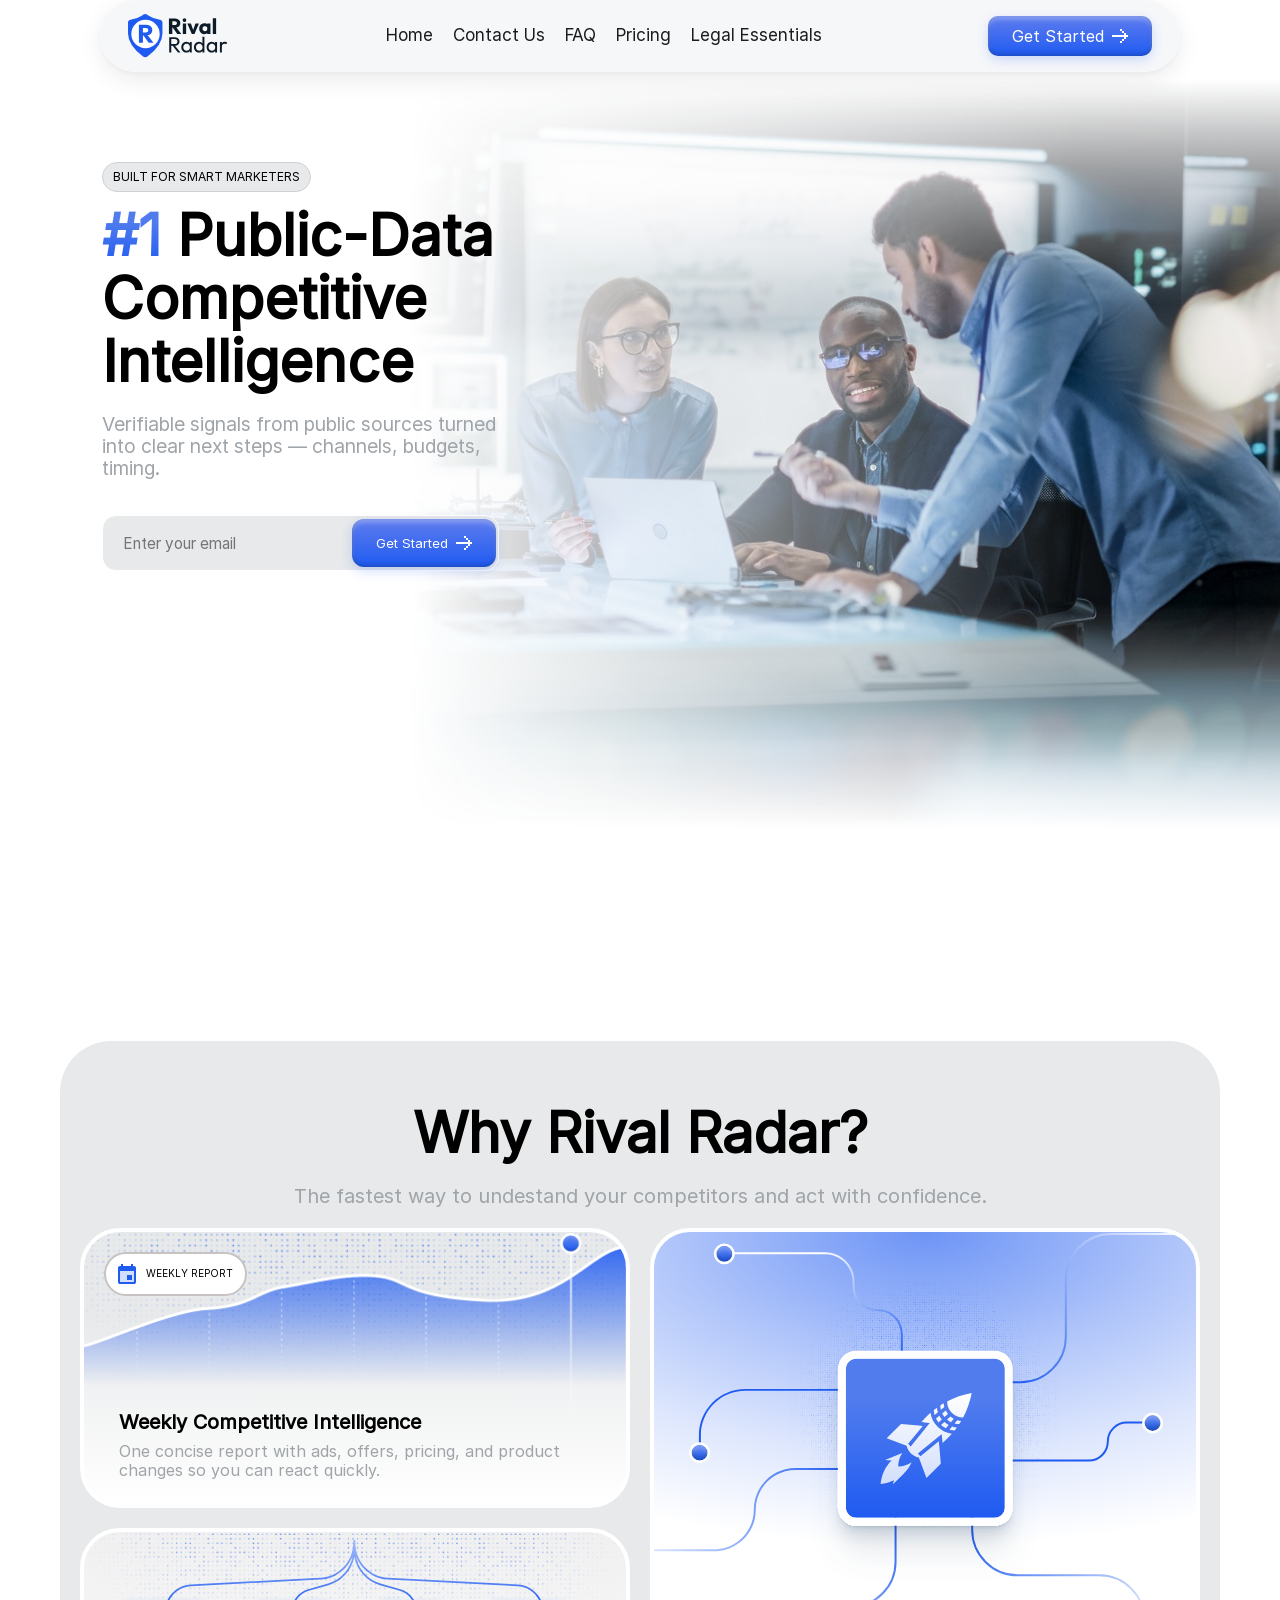
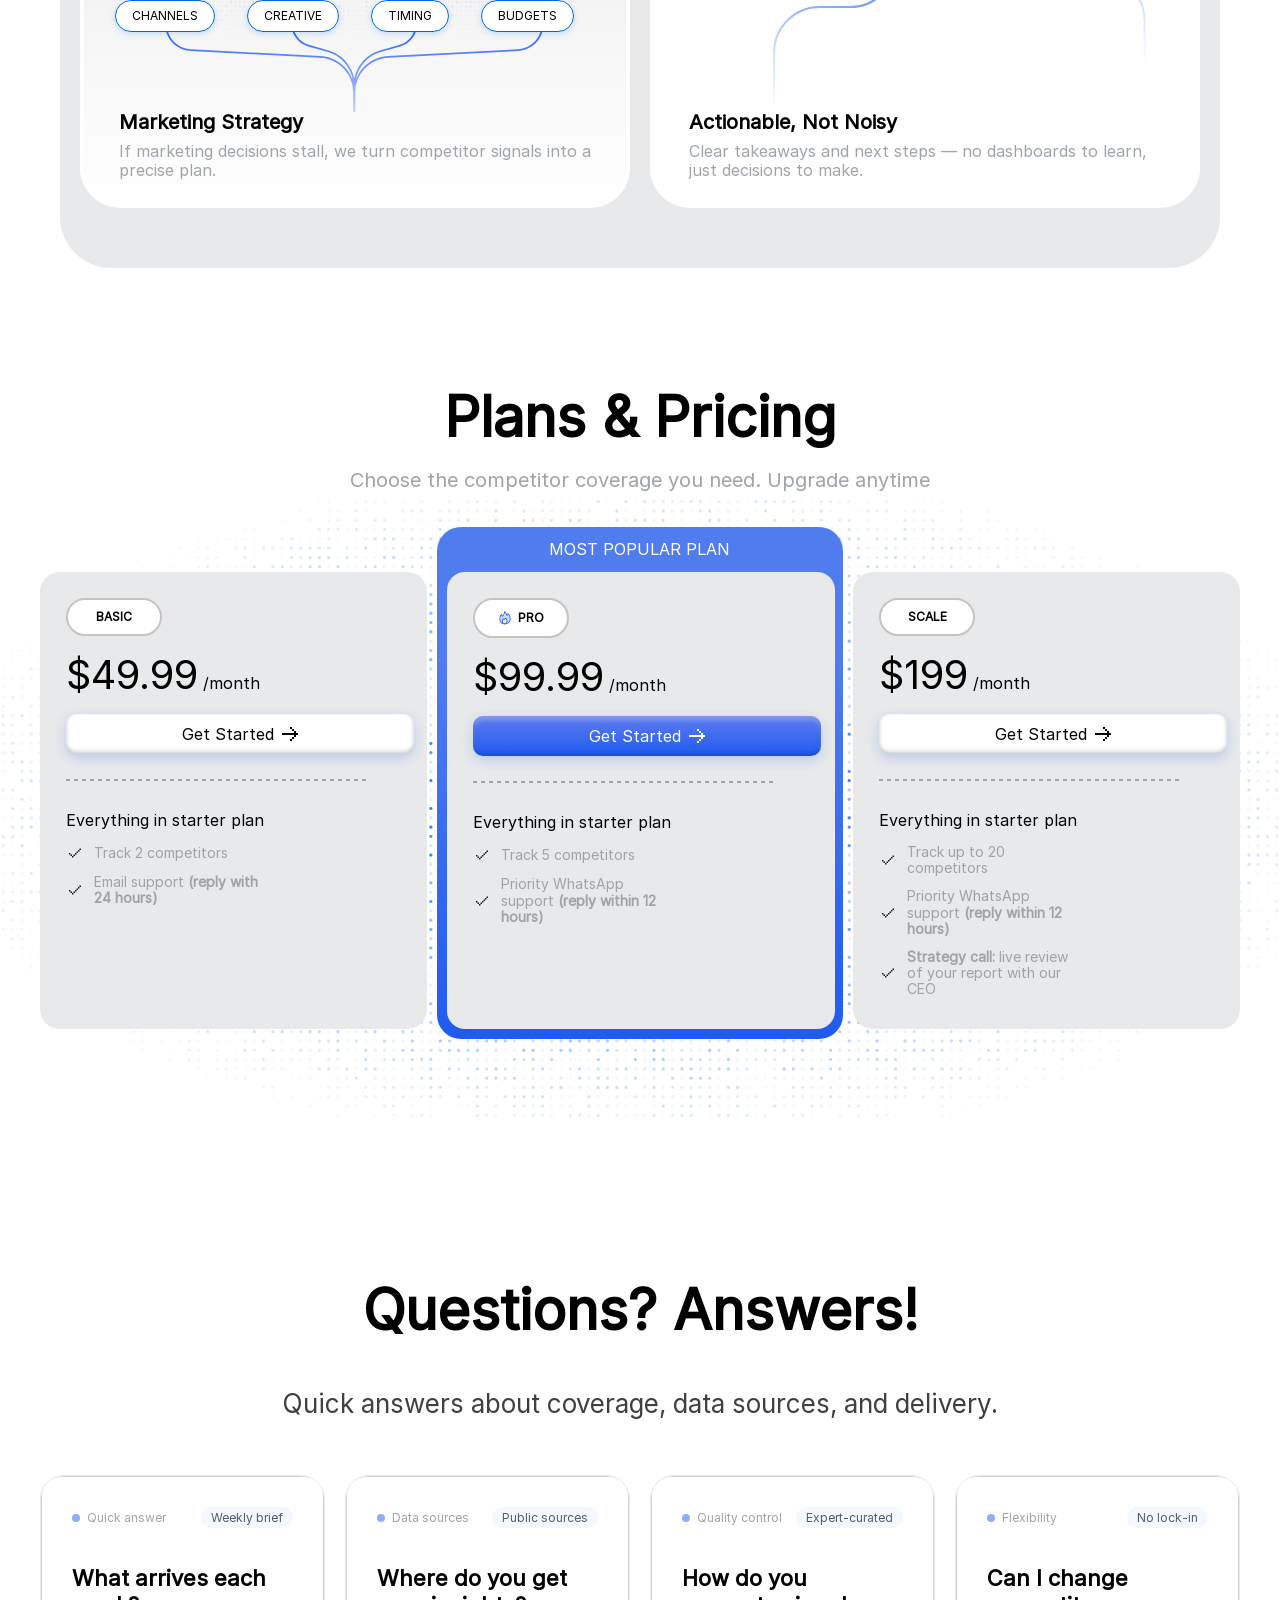
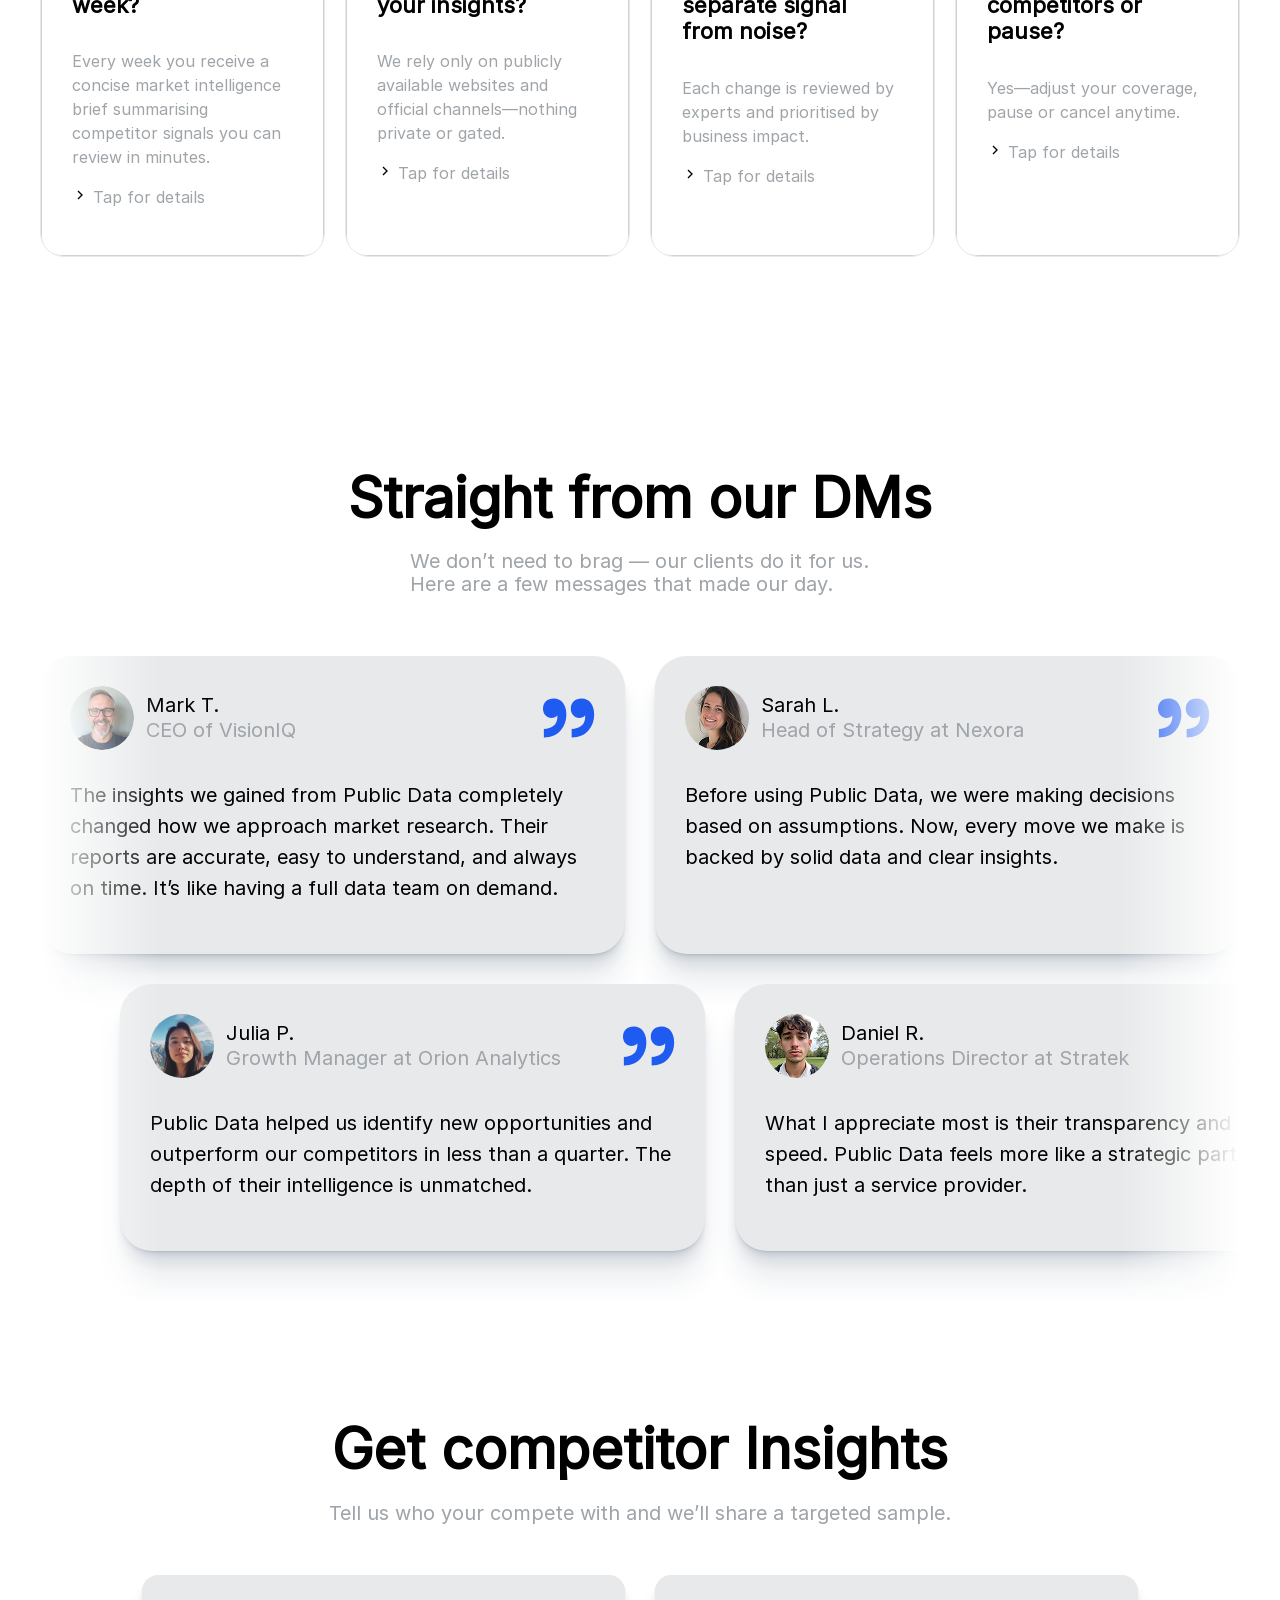
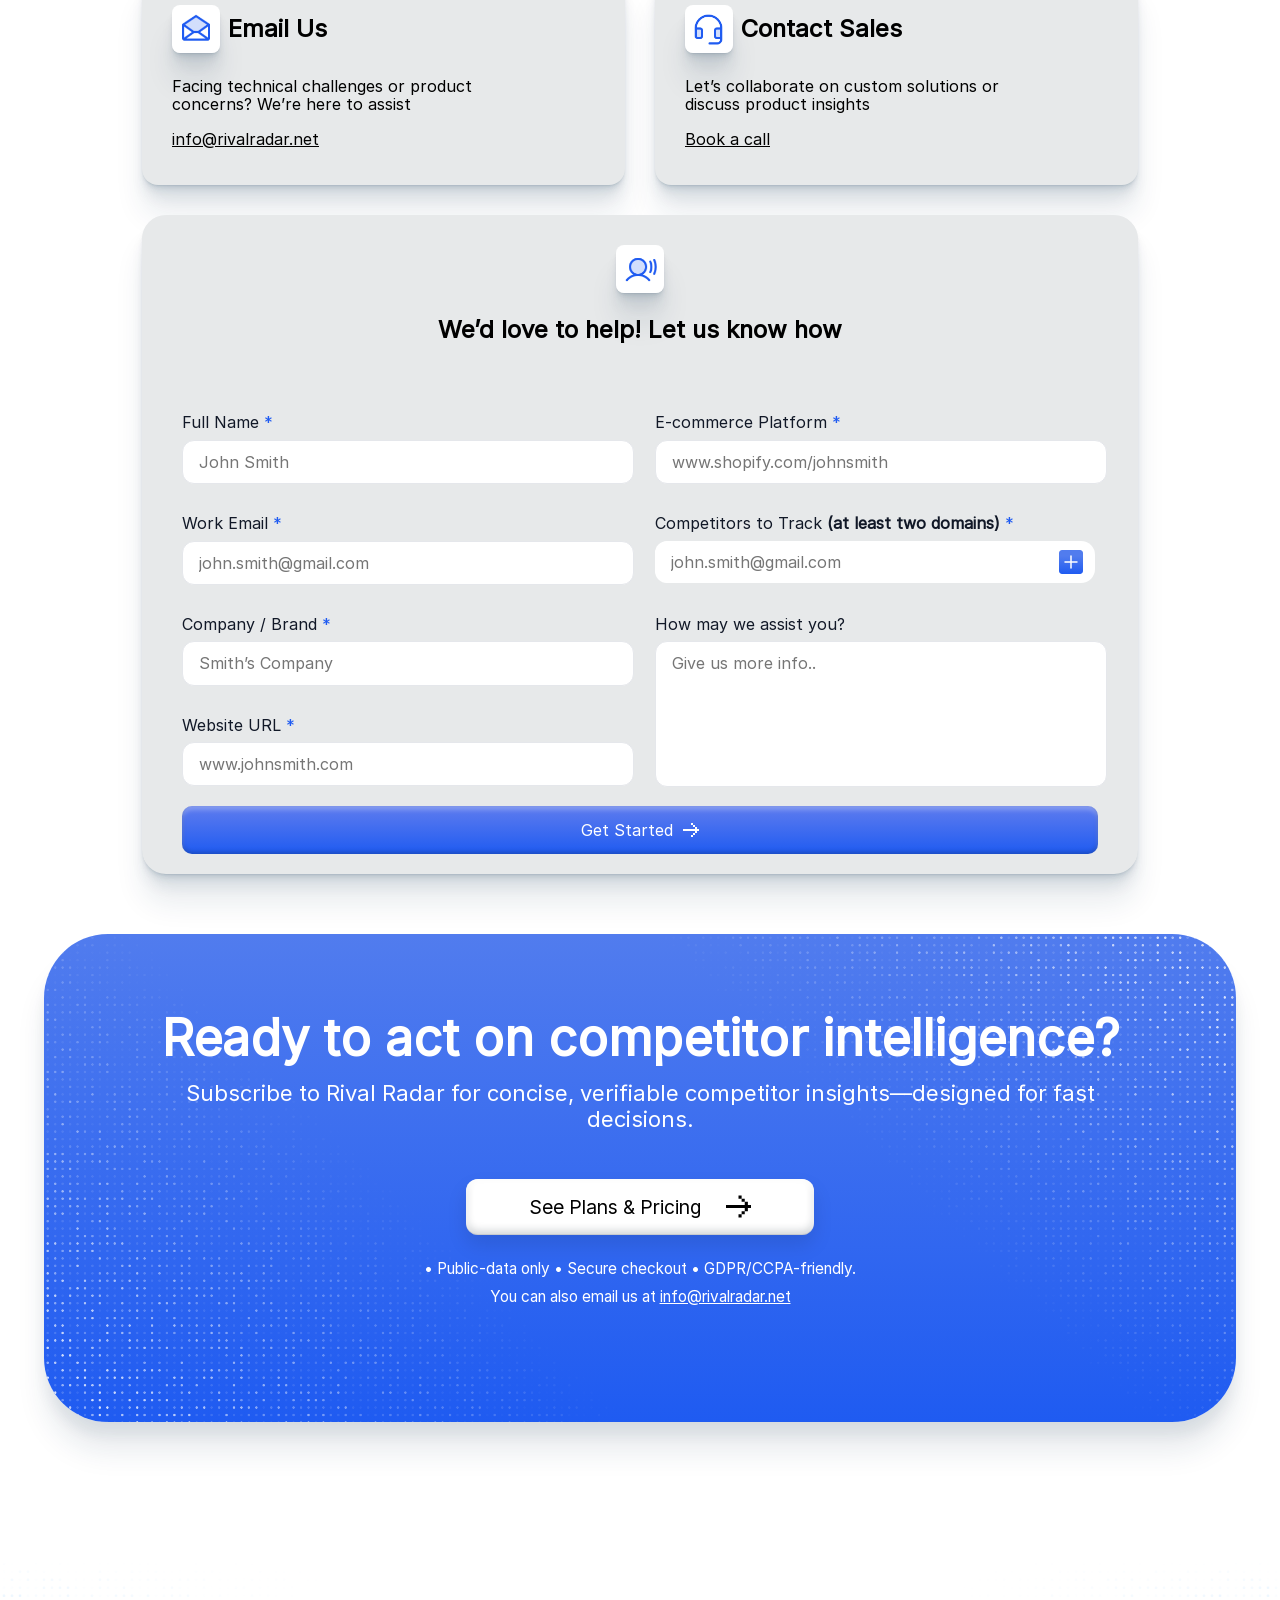
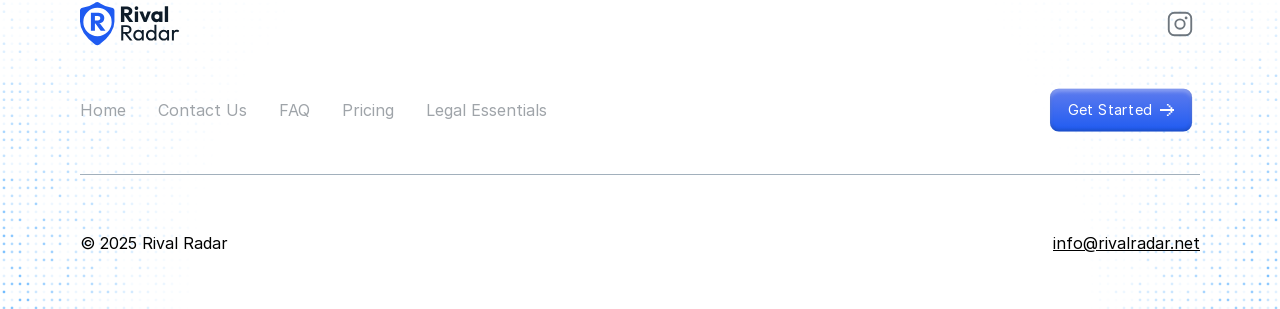
<file: index.html>
<!doctype html>
<html lang="es">
  <head>
    <meta charset="UTF-8" />
    <meta name="viewport" content="width=device-width, initial-scale=1" />
    <title>RivalRadar</title>
    <meta name="description" content="Landing Page - RivalRadar" />
    <link rel="stylesheet" href="vendor/normalize.css" />
    <link rel="stylesheet" href="vendor/fonts.css" />
    <link rel="stylesheet" href="pages/index.css" />
  </head>
  <body class="body">
    <div class="page">
      <header id="home" class="header">
        <nav class="nav">
          <a href="#home" class="nav__logo-link">
            <img
              src="./images/brand.svg"
              alt="Logotipo RivalRadar"
              class="nav__logo"
            />
          </a>
          <button class="nav__toggle" id="mobile-menu" aria-label="Abrir menú">
            <span class="bar"></span>
            <span class="bar"></span>
            <span class="bar"></span>
          </button>
          <div class="nav__content" id="nav-content">
            <ul class="nav__links">
              <li class="nav__item">
                <a href="#home" class="nav__link">Home</a>
              </li>
              <li class="nav__item">
                <a href="#contact" class="nav__link">Contact Us</a>
              </li>
              <li class="nav__item">
                <a href="#faq" class="nav__link">FAQ</a>
              </li>
              <li class="nav__item">
                <a href="#pricing" class="nav__link">Pricing</a>
              </li>
              <li class="nav__item">
                <a href="legal.html" class="nav__link">Legal Essentials</a>
              </li>
            </ul>

            <a href="#pricing" class="button">
              Get Started
              <img
                src="./images/Vector.svg"
                alt="Flecha"
                class="button__icon"
              />
            </a>
          </div>
        </nav>

        <div class="header__hero-image-container">
          <img
            src="images/Encabezado.jpg"
            alt="Hero section"
            class="header__image"
          />
        </div>

        <div class="header__content">
          <span class="header__label">BUILT FOR SMART MARKETERS</span>

          <h1 class="header__title">
            <span class="header__accent">#1</span>
            Public-Data Competitive Intelligence
          </h1>

          <p class="header__description">
            Verifiable signals from public sources turned into clear next steps
            — channels, budgets, timing.
          </p>

          <form class="header__form">
            <label for="email" class="header__label-hidden"
              >Enter your email</label
            >
            <input
              type="email"
              id="email"
              name="email"
              class="header__input"
              placeholder="Enter your email"
            />

            <button type="submit" href="#pricing" class="button">
              Get Started
              <img
                src="./images/Vector.svg"
                alt="Flecha"
                class="button__icon"
              />
            </button>
          </form>
        </div>
      </header>

      <main class="content">
        <section class="benefits">
          <h2 class="benefits__title">Why Rival Radar?</h2>
          <p class="benefits__text">
            The fastest way to undestand your competitors and act with
            confidence.
          </p>

          <div class="benefits__grid">
            <div class="benefits__item benefits__item--featured">
              <span class="benefits__tag">
                <img
                  class="benefits__tag-icon"
                  alt="Calendario"
                  src="images/Calendario.svg"
                />
                WEEKLY REPORT
              </span>
              <p class="benefits__item-title">
                Weekly Competitive Intelligence
              </p>
              <p class="benefits__item-text">
                One concise report with ads, offers, pricing, and product
                changes so you can react quickly.
              </p>
            </div>

            <div class="benefits__item benefits__item--strategy">
              <div class="benefits__tag-container">
                <span class="benefits__tag-label">CHANNELS</span>
                <span class="benefits__tag-label">CREATIVE</span>
                <span class="benefits__tag-label">TIMING</span>
                <span class="benefits__tag-label">BUDGETS</span>
              </div>
              <p class="benefits__item-title">Marketing Strategy</p>
              <p class="benefits__item-text">
                If marketing decisions stall, we turn competitor signals into a
                precise plan.
              </p>
            </div>

            <div class="benefits__item benefits__item--simple">
              <p class="benefits__item-title">Actionable, Not Noisy</p>
              <p class="benefits__item-text">
                Clear takeaways and next steps — no dashboards to learn, just
                decisions to make.
              </p>
            </div>
          </div>
        </section>
        <section id="pricing" class="pricing">
          <h2 class="pricing__title">Plans & Pricing</h2>
          <p class="pricing__subtitle">
            Choose the competitor coverage you need. Upgrade anytime
          </p>

          <div class="pricing__grid">
            <div class="pricing__item">
              <span class="pricing__tag">BASIC</span>
              <p class="pricing__price">
                <span class="pricing__amount">$49.99</span>
                <span class="pricing__period">/month</span>
              </p>

              <a href="#get-started" class="button button--white">
                Get Started
                <img
                  src="./images/Vector.svg"
                  alt="Flecha"
                  class="button__icon button__icon--dark"
                />
              </a>

              <img
                src="./images/vector51.svg"
                alt="Linea divisora"
                class="pricing__divider"
              />

              <p class="pricing__feature-title">Everything in starter plan</p>

              <ul class="pricing__list">
                <li class="pricing__feature">
                  <img
                    src="./images/check.svg"
                    alt="check"
                    class="pricing__check"
                  />
                  <span class="pricing__feature-text">Track 2 competitors</span>
                </li>
                <li class="pricing__feature">
                  <img
                    src="./images/check.svg"
                    alt="check"
                    class="pricing__check"
                  />
                  <span class="pricing__feature-text"
                    >Email support <strong>(reply with 24 hours)</strong></span
                  >
                </li>
              </ul>
            </div>

            <div class="pricing__wrapper">
              <span class="pricing__popular-label">MOST POPULAR PLAN</span>
              <div class="pricing__item pricing__item--pro">
                <div class="pricing__badge">
                  <span class="pricing__tag">
                    <img
                      src="./images/fire.svg"
                      alt="Pro plan fire"
                      class="pricing__icon-fire"
                    />
                    PRO
                  </span>
                </div>
                <p class="pricing__price">
                  <span class="pricing__amount">$99.99</span>
                  <span class="pricing__period">/month</span>
                </p>

                <a href="#get-started" class="button">
                  Get Started
                  <img
                    src="./images/Vector.svg"
                    alt="Flecha"
                    class="button__icon"
                  />
                </a>

                <img
                  src="./images/vector51.svg"
                  alt="Linea divisora"
                  class="pricing__divider"
                />

                <p class="pricing__feature-title">Everything in starter plan</p>

                <ul class="pricing__list">
                  <li class="pricing__feature">
                    <img
                      src="./images/check.svg"
                      alt="check"
                      class="pricing__check"
                    />
                    <span class="pricing__feature-text"
                      >Track 5 competitors</span
                    >
                  </li>
                  <li class="pricing__feature">
                    <img
                      src="./images/check.svg"
                      alt="check"
                      class="pricing__check"
                    />
                    <span class="pricing__feature-text"
                      >Priority WhatsApp support
                      <strong>(reply within 12 hours)</strong></span
                    >
                  </li>
                </ul>
              </div>
            </div>

            <div class="pricing__item">
              <span class="pricing__tag">SCALE</span>
              <p class="pricing__price">
                <span class="pricing__amount">$199</span>
                <span class="pricing__period">/month</span>
              </p>

              <a href="#get-started" class="button button--white">
                Get Started
                <img
                  src="./images/Vector.svg"
                  alt="Flecha"
                  class="button__icon button__icon--dark"
                />
              </a>

              <img
                src="./images/vector51.svg"
                alt="Linea divisora"
                class="pricing__divider"
              />

              <p class="pricing__feature-title">Everything in starter plan</p>

              <ul class="pricing__list">
                <li class="pricing__feature">
                  <img
                    src="./images/check.svg"
                    alt="check"
                    class="pricing__check"
                  />
                  <span class="pricing__feature-text"
                    >Track up to 20 competitors</span
                  >
                </li>
                <li class="pricing__feature">
                  <img
                    src="./images/check.svg"
                    alt="check"
                    class="pricing__check"
                  />
                  <span class="pricing__feature-text"
                    >Priority WhatsApp support
                    <strong>(reply within 12 hours)</strong></span
                  >
                </li>
                <li class="pricing__feature">
                  <img
                    src="./images/check.svg"
                    alt="check"
                    class="pricing__check"
                  />
                  <span class="pricing__feature-text"
                    ><strong>Strategy call:</strong> live review of your report
                    with our CEO</span
                  >
                </li>
              </ul>
            </div>
          </div>
        </section>
        <section id="faq" class="faq">
          <div class="faq__container">
            <h2 class="faq__title">Questions? Answers!</h2>
            <p class="faq__subtitle">
              Quick answers about coverage, data sources, and delivery.
            </p>
            <div class="faq__grid">
              <article
                class="faq__card"
                role="button"
                tabindex="0"
                aria-label="Pregunta frecuente: Haz clic para ver respuesta"
              >
                <div class="faq__card-inner">
                  <div class="faq__front">
                    <div class="faq__header">
                      <span class="faq__header--text"
                        ><span class="faq__dot"></span>Quick answer</span
                      >
                      <span class="faq__header--label">Weekly brief</span>
                    </div>
                    <h3 class="faq__question">What arrives each week?</h3>
                    <p class="faq__text">
                      Every week you receive a concise market intelligence brief
                      summarising competitor signals you can review in minutes.
                    </p>
                    <div class="faq__hint">
                      <svg
                        viewBox="0 0 24 24"
                        width="16"
                        fill="none"
                        stroke="currentColor"
                        stroke-width="2"
                      >
                        <path d="M9 6l6 6-6 6" />
                      </svg>
                      <span class="faq__hint--text">Tap for details</span>
                    </div>
                  </div>

                  <div class="faq__back">
                    <div class="faq__header">
                      <span class="faq__header--text">Details</span>
                      <span class="faq__header--label">Weekly brief</span>
                    </div>
                    <p class="faq__back--text">
                      Your weekly brief highlights pricing changes, messaging
                      shifts, ads and product launches shaping your market. Each
                      insight links to a public source for fast verification.
                    </p>
                    <div class="faq__proof">
                      <strong class="faq__proof--strong">Essential:</strong>
                      focus on strategy while we track the market for you.
                    </div>
                  </div>
                </div>
              </article>
              <article
                class="faq__card"
                role="button"
                tabindex="0"
                aria-label="Pregunta frecuente: Haz clic para ver respuesta"
              >
                <div class="faq__card-inner">
                  <div class="faq__front">
                    <div class="faq__header">
                      <span class="faq__header--text"
                        ><span class="faq__dot"></span>Data sources</span
                      >
                      <span class="faq__header--label">Public sources</span>
                    </div>
                    <h3 class="faq__question">
                      Where do you get your insights?
                    </h3>
                    <p class="faq__text">
                      We rely only on publicly available websites and official
                      channels—nothing private or gated.
                    </p>
                    <div class="faq__hint">
                      <svg
                        viewBox="0 0 24 24"
                        width="16"
                        fill="none"
                        stroke="currentColor"
                        stroke-width="2"
                      >
                        <path d="M9 6l6 6-6 6" />
                      </svg>
                      <span class="faq__hint--text">Tap for details</span>
                    </div>
                  </div>

                  <div class="faq__back">
                    <div class="faq__header">
                      <span class="faq__header--text">Details</span>
                      <span class="faq__header--label">Public sources</span>
                    </div>
                    <p class="faq__back--text">
                      We monitor competitor websites, pricing pages, publicly
                      disclosed ad libraries and official announcements. No
                      logins, no personal data—just transparent, verifiable
                      sources.
                    </p>
                    <div class="faq__proof">
                      <strong class="faq__proof--strong">Trust:</strong>
                      every insight cites the original public page.
                    </div>
                  </div>
                </div>
              </article>
              <article
                class="faq__card"
                role="button"
                tabindex="0"
                aria-label="Pregunta frecuente: Haz clic para ver respuesta"
              >
                <div class="faq__card-inner">
                  <div class="faq__front">
                    <div class="faq__header">
                      <span class="faq__header--text"
                        ><span class="faq__dot"></span>Quality control</span
                      >
                      <span class="faq__header--label">Expert-curated</span>
                    </div>
                    <h3 class="faq__question">
                      How do you separate signal from noise?
                    </h3>
                    <p class="faq__text">
                      Each change is reviewed by experts and prioritised by
                      business impact.
                    </p>
                    <div class="faq__hint">
                      <svg
                        viewBox="0 0 24 24"
                        width="16"
                        fill="none"
                        stroke="currentColor"
                        stroke-width="2"
                      >
                        <path d="M9 6l6 6-6 6" />
                      </svg>
                      <span class="faq__hint--text">Tap for details</span>
                    </div>
                  </div>

                  <div class="faq__back">
                    <div class="faq__header">
                      <span class="faq__header--text">Details</span>
                      <span class="faq__header--label">Expert-curated</span>
                    </div>
                    <p class="faq__back--text">
                      Our analysts verify what changed, add context on why it
                      matters, and filter out low‑impact updates. You react only
                      to meaningful shifts, not every tiny tweak.
                    </p>
                    <div class="faq__proof">
                      <strong class="faq__proof--strong">Result:</strong>
                      more signal, less noise.
                    </div>
                  </div>
                </div>
              </article>
              <article
                class="faq__card"
                role="button"
                tabindex="0"
                aria-label="Pregunta frecuente: Haz clic para ver respuesta"
              >
                <div class="faq__card-inner">
                  <div class="faq__front">
                    <div class="faq__header">
                      <span class="faq__header--text"
                        ><span class="faq__dot"></span>Flexibility</span
                      >
                      <span class="faq__header--label">No lock‑in</span>
                    </div>
                    <h3 class="faq__question">
                      Can I change competitors or pause?
                    </h3>
                    <p class="faq__text">
                      Yes—adjust your coverage, pause or cancel anytime.
                    </p>
                    <div class="faq__hint">
                      <svg
                        viewBox="0 0 24 24"
                        width="16"
                        fill="none"
                        stroke="currentColor"
                        stroke-width="2"
                      >
                        <path d="M9 6l6 6-6 6" />
                      </svg>
                      <span class="faq__hint--text">Tap for details</span>
                    </div>
                  </div>

                  <div class="faq__back">
                    <div class="faq__header">
                      <span class="faq__header--text">Details</span>
                      <span class="faq__header--label">No lock‑in</span>
                    </div>
                    <p class="faq__back--text">
                      Update the companies you track at any time, pause when
                      you’re busy and resume when ready.
                    </p>
                    <div class="faq__proof">
                      <strong class="faq__proof--strong">Practical:</strong>
                      stay aligned with your evolving market.
                    </div>
                  </div>
                </div>
              </article>
            </div>
          </div>
        </section>
        <section class="testimonials">
          <div class="testimonials__container">
            <h2 class="testimonials__title">Straight from our DMs</h2>
            <p class="testimonials__subtitle">
              We don’t need to brag — our clients do it for us. Here are a few
              messages that made our day.
            </p>

            <div class="testimonials__grid">
              <article class="testimonials__card">
                <header class="testimonials__card-header">
                  <img
                    src="./images/mark.jpg"
                    alt="Mark T."
                    class="testimonials__avatar"
                  />
                  <div class="testimonials__author-info">
                    <span class="testimonials__name">Mark T.</span>
                    <span class="testimonials__occupation"
                      >CEO of VisionIQ</span
                    >
                  </div>
                  <img
                    src="./images/comillas.svg"
                    alt="comillas azules"
                    class="testimonials__quote-icon"
                  />
                </header>
                <p class="testimonials__card-text">
                  The insights we gained from Public Data completely changed how
                  we approach market research. Their reports are accurate, easy
                  to understand, and always on time. It’s like having a full
                  data team on demand.
                </p>
              </article>

              <article class="testimonials__card">
                <header class="testimonials__card-header">
                  <img
                    src="./images/sarah.jpg"
                    alt="Sarah L."
                    class="testimonials__avatar"
                  />
                  <div class="testimonials__author-info">
                    <span class="testimonials__name">Sarah L.</span>
                    <span class="testimonials__occupation"
                      >Head of Strategy at Nexora</span
                    >
                  </div>
                  <img
                    src="./images/comillas.svg"
                    alt="comillas azules"
                    class="testimonials__quote-icon"
                  />
                </header>
                <p class="testimonials__card-text">
                  Before using Public Data, we were making decisions based on
                  assumptions. Now, every move we make is backed by solid data
                  and clear insights.
                </p>
              </article>

              <article class="testimonials__card">
                <header class="testimonials__card-header">
                  <img
                    src="./images/julia.jpg"
                    alt="Julia P."
                    class="testimonials__avatar"
                  />
                  <div class="testimonials__author-info">
                    <span class="testimonials__name">Julia P.</span>
                    <span class="testimonials__occupation"
                      >Growth Manager at Orion Analytics</span
                    >
                  </div>
                  <img
                    src="./images/comillas.svg"
                    alt="comillas azules"
                    class="testimonials__quote-icon"
                  />
                </header>
                <p class="testimonials__card-text">
                  Public Data helped us identify new opportunities and
                  outperform our competitors in less than a quarter. The depth
                  of their intelligence is unmatched.
                </p>
              </article>

              <article class="testimonials__card">
                <header class="testimonials__card-header">
                  <img
                    src="./images/daniel.jpg"
                    alt="Daniel R."
                    class="testimonials__avatar"
                  />
                  <div class="testimonials__author-info">
                    <span class="testimonials__name">Daniel R.</span>
                    <span class="testimonials__occupation"
                      >Operations Director at Stratek</span
                    >
                  </div>
                  <img
                    src="./images/comillas.svg"
                    alt="comillas azules"
                    class="testimonials__quote-icon"
                  />
                </header>
                <p class="testimonials__card-text">
                  What I appreciate most is their transparency and speed. Public
                  Data feels more like a strategic partner than just a service
                  provider.
                </p>
              </article>
            </div>
          </div>
        </section>
        <section id="contact" class="insights">
          <div class="insights__container">
            <h2 class="insights__title">Get competitor Insights</h2>
            <p class="insights__subtitle">
              Tell us who your compete with and we’ll share a targeted sample.
            </p>

            <div class="insights__grid">
              <article class="insights__card">
                <header class="insights__card-header">
                  <img
                    src="./images/email.png"
                    alt="Logo de email"
                    class="insights__card-icon"
                  />
                  <span class="insights__card-label">Email Us</span>
                </header>
                <div class="insights__card-body">
                  <p class="insights__card-text">
                    Facing technical challenges or product concerns? We’re here
                    to assist
                  </p>
                </div>
                <footer class="insights__card-footer">
                  <a href="mailto:info@rivalradar.net" class="insights__link"
                    >info@rivalradar.net</a
                  >
                </footer>
              </article>

              <article class="insights__card">
                <header class="insights__card-header">
                  <img
                    src="./images/phonecall.png"
                    alt="Logo de phonecall"
                    class="insights__card-icon"
                  />
                  <span class="insights__card-label">Contact Sales</span>
                </header>
                <div class="insights__card-body">
                  <p class="insights__card-text">
                    Let’s collaborate on custom solutions or discuss product
                    insights
                  </p>
                </div>
                <footer class="insights__card-footer">
                  <a href="#" class="insights__link">Book a call</a>
                </footer>
              </article>

              <article class="insights__card insights__card--form">
                <header
                  class="insights__card-header insights__card-header--form"
                >
                  <img
                    src="./images/assistance.png"
                    alt="asistencia"
                    class="insights__card-icon"
                  />
                  <span class="insights__card-label insights__card-label--form">
                    We’d love to help! Let us know how
                  </span>
                </header>

                <div class="insights__form-wrapper">
                  <form action="#" class="form">
                    <div class="form__grid">
                      <div class="form__group">
                        <label for="full-name" class="form__label"
                          >Full Name
                          <span class="form__required">*</span></label
                        >
                        <input
                          id="full-name"
                          name="full-name"
                          type="text"
                          class="form__input"
                          placeholder="John Smith"
                          required
                        />
                      </div>

                      <div class="form__group">
                        <label for="platform" class="form__label"
                          >E-commerce Platform
                          <span class="form__required">*</span></label
                        >
                        <input
                          id="platform"
                          name="platform"
                          type="text"
                          class="form__input"
                          placeholder="www.shopify.com/johnsmith"
                          required
                        />
                      </div>

                      <div class="form__group">
                        <label for="email" class="form__label"
                          >Work Email
                          <span class="form__required">*</span></label
                        >
                        <input
                          id="email"
                          name="email"
                          type="email"
                          class="form__input"
                          placeholder="john.smith@gmail.com"
                          required
                        />
                      </div>

                      <div class="form__group">
                        <label for="competitors" class="form__label"
                          >Competitors to Track
                          <strong>(at least two domains)</strong>
                          <span class="form__required">*</span></label
                        >
                        <div class="form__input-container">
                          <input
                            id="competitors"
                            name="competitors"
                            type="text"
                            class="form__input"
                            placeholder="john.smith@gmail.com"
                            required
                          />
                          <button
                            type="button"
                            class="form__add-btn"
                            aria-label="Add competitor"
                          >
                            <img
                              src="./images/positivo.svg"
                              alt="Añadir"
                              class="form__add-icon"
                            />
                          </button>
                        </div>
                      </div>

                      <div class="form__group">
                        <label for="company" class="form__label"
                          >Company / Brand
                          <span class="form__required">*</span></label
                        >
                        <input
                          id="company"
                          name="company"
                          type="text"
                          class="form__input"
                          placeholder="Smith’s Company"
                          required
                        />
                      </div>

                      <div class="form__group">
                        <label for="message" class="form__label"
                          >How may we assist you?</label
                        >
                        <textarea
                          id="message"
                          name="message"
                          class="form__input form__input--textarea"
                          placeholder="Give us more info.."
                        ></textarea>
                      </div>

                      <div class="form__group">
                        <label for="website" class="form__label"
                          >Website URL
                          <span class="form__required">*</span></label
                        >
                        <input
                          id="website"
                          name="website"
                          type="url"
                          class="form__input"
                          placeholder="www.johnsmith.com"
                          required
                        />
                      </div>
                    </div>
                  </form>
                </div>

                <footer
                  class="insights__card-footer insights__card-footer--form"
                >
                  <a href="#pricing" class="button">
                    Get Started
                    <img
                      src="./images/Vector.svg"
                      alt="Flecha"
                      class="button__icon"
                    />
                  </a>
                </footer>
              </article>
            </div>
          </div>
        </section>
        <section class="cta-banner">
          <div class="cta-banner__container">
            <h2 class="cta-banner__title">
              Ready to act on competitor intelligence?
            </h2>
            <p class="cta-banner__description">
              Subscribe to Rival Radar for concise, verifiable competitor
              insights—designed for fast decisions.
            </p>

            <a href="#pricing" class="cta-banner__link">
              See Plans & Pricing
              <img
                src="./images/Vector.svg"
                alt="Flecha"
                class="cta-banner__link-icon"
              />
            </a>

            <div class="cta-banner__info">
              <span class="cta-banner__legal"
                >• Public-data only • Secure checkout •
                GDPR/CCPA-friendly.</span
              >
              <span class="cta-banner__contact">
                You can also email us at
                <a href="mailto:info@rivalradar.net" class="cta-banner__email"
                  >info@rivalradar.net</a
                >
              </span>
            </div>
          </div>
        </section>
      </main>
      <footer class="footer">
        <div class="footer__container">
          <div class="footer__header">
            <a href="#home" class="footer__logo-link">
              <img
                src="./images/brand.svg"
                alt="Logotipo RivalRadar"
                class="footer__logo"
              />
            </a>
            <img
              src="./images/instagram.svg"
              alt="Instagram"
              class="footer__social-icon"
            />
          </div>

          <nav class="footer__nav">
            <ul class="footer__links">
              <li class="footer__item">
                <a href="#home" class="footer__link">Home</a>
              </li>
              <li class="footer__item">
                <a href="#contact" class="footer__link">Contact Us</a>
              </li>
              <li class="footer__item">
                <a href="#faq" class="footer__link">FAQ</a>
              </li>
              <li class="footer__item">
                <a href="#pricing" class="footer__link">Pricing</a>
              </li>
              <li class="footer__item">
                <a href="legal.html" class="footer__link">Legal Essentials</a>
              </li>
            </ul>

            <a href="#pricing" class="footer__cta">
              Get Started
              <img
                src="./images/Vector.svg"
                alt="Flecha"
                class="footer__cta-icon"
              />
            </a>
          </nav>

          <img
            src="./images/dividerLine.svg"
            alt="línea divisoria"
            class="footer__divider"
          />
        </div>

        <div class="footer__bottom">
          <p class="footer__copy">© 2025 Rival Radar</p>
          <a href="mailto:info@rivalradar.net" class="footer__email"
            >info@rivalradar.net</a
          >
        </div>
      </footer>
    </div>
    <script type="module" src="./scripts/script.js"></script>
  </body>
</html>
</file>
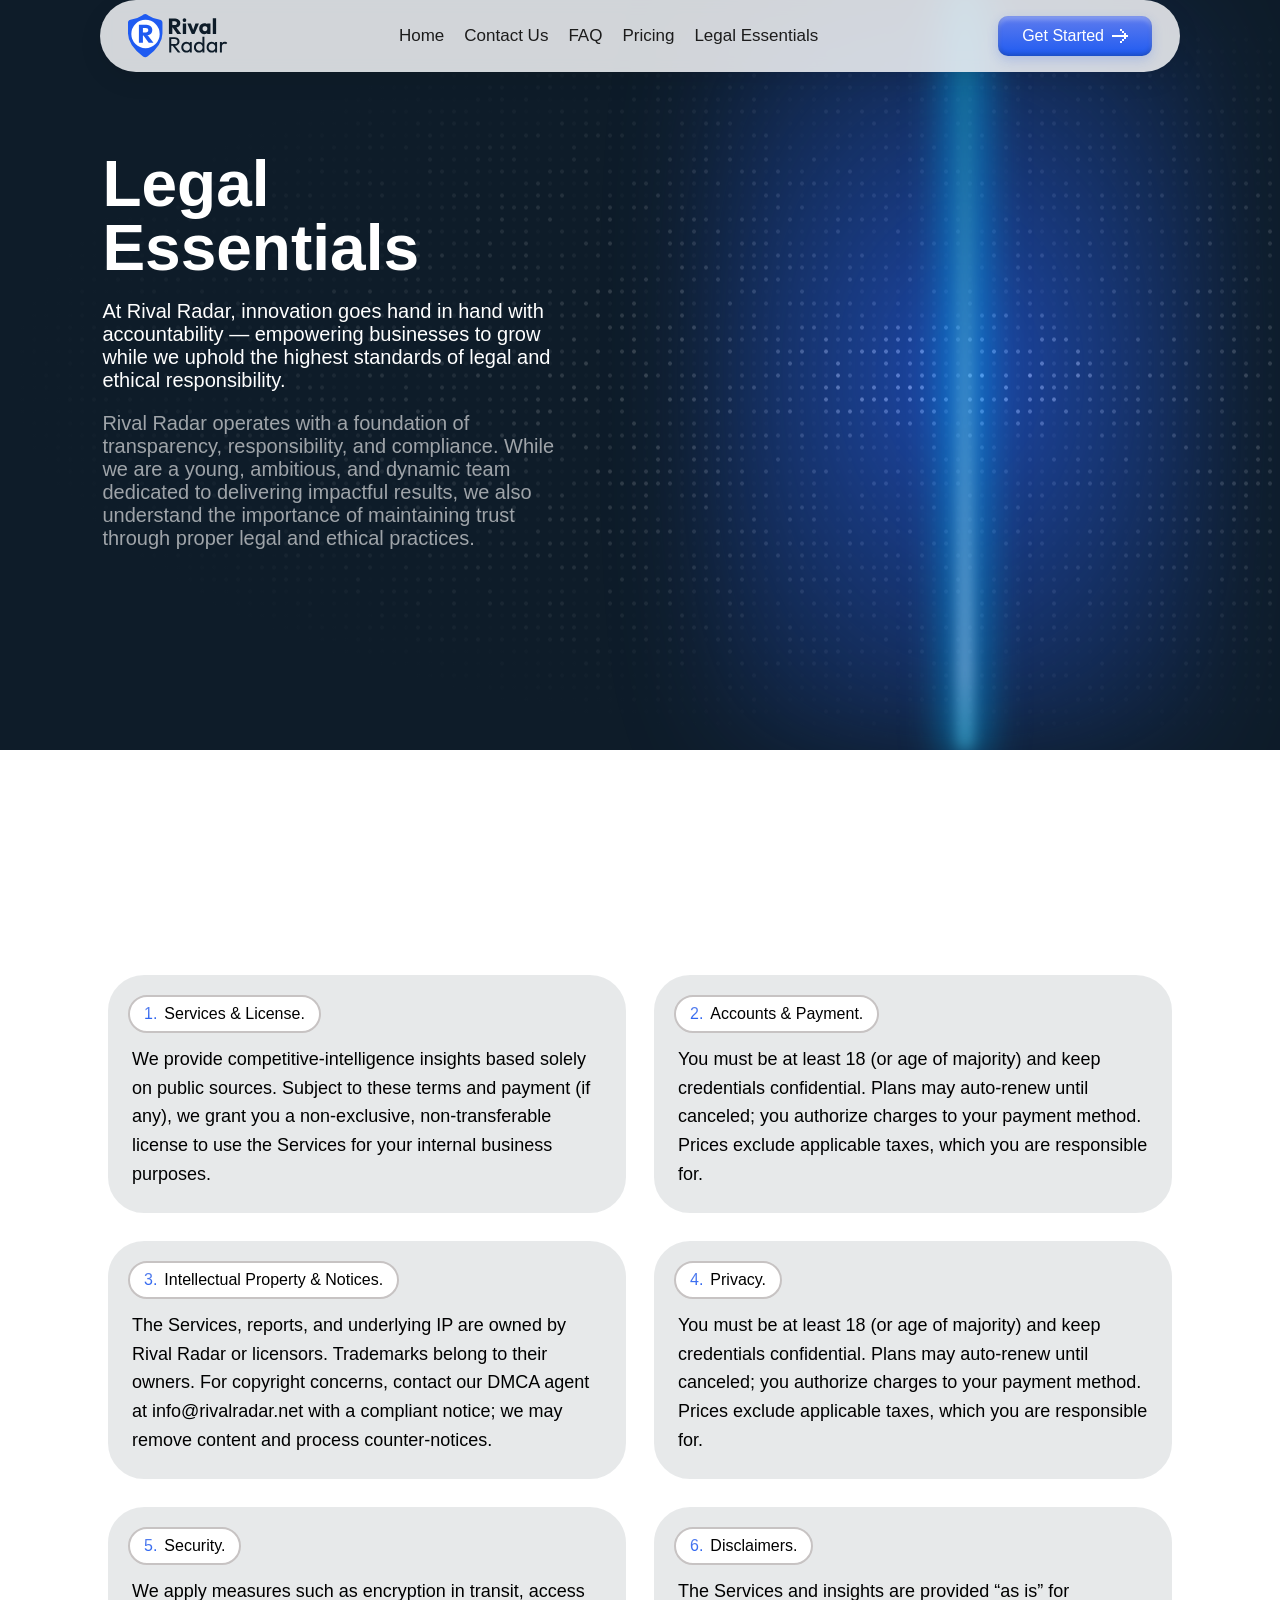
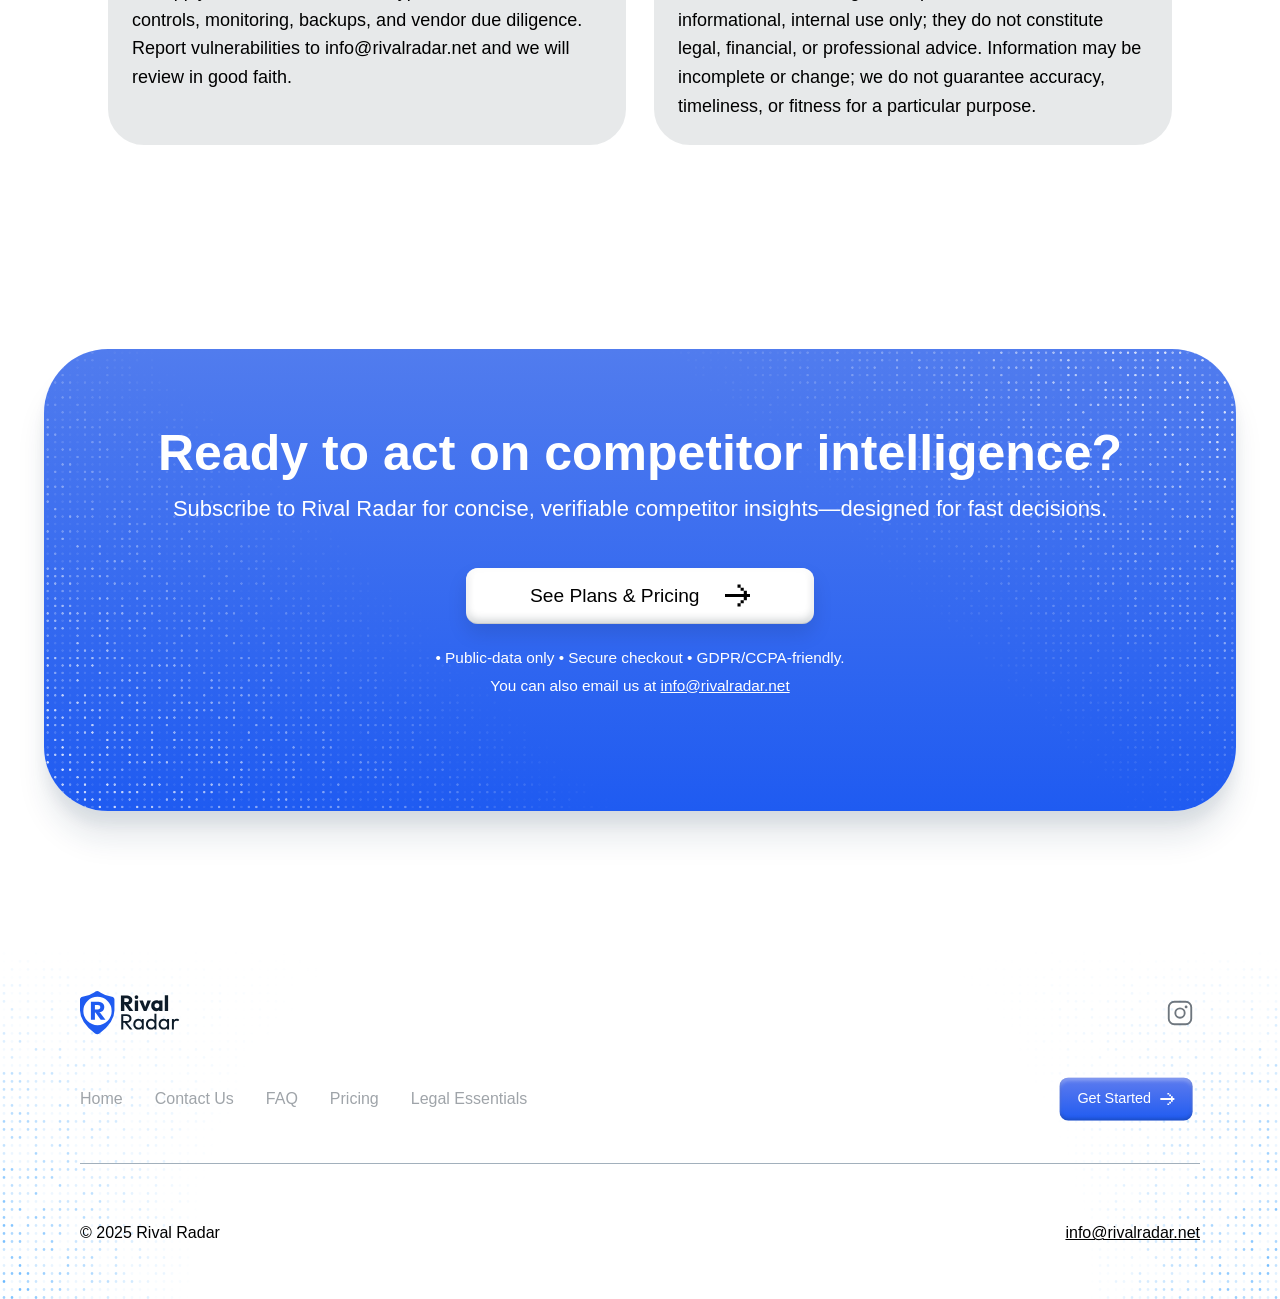
<file: legal.html>
<!doctype html>
<html lang="es">
  <head>
    <meta charset="UTF-8" />
    <meta name="viewport" content="width=device-width, initial-scale=1" />
    <title>Legal Essentials</title>
    <meta
      name="description"
      content="Landing Page - RivalRadar - Legal Essentials"
    />
    <link rel="stylesheet" href="vendor/normalize.css" />
    <link rel="stylesheet" href="pages/index.css" />
  </head>
  <body class="body">
    <div class="page">
      <header class="header header--legal">
        <nav class="nav">
          <a href="index.html#home" class="nav__logo-link">
            <img
              src="./images/brand.svg"
              alt="Logotipo RivalRadar"
              class="nav__logo"
            />
          </a>
          <button class="nav__toggle" id="mobile-menu" aria-label="Abrir menú">
            <span class="bar"></span>
            <span class="bar"></span>
            <span class="bar"></span>
          </button>
          <div class="nav__content" id="nav-content">
            <ul class="nav__links">
              <li class="nav__item">
                <a href="index.html#home" class="nav__link">Home</a>
              </li>
              <li class="nav__item">
                <a href="index.html#contact" class="nav__link">Contact Us</a>
              </li>
              <li class="nav__item">
                <a href="index.html#faq" class="nav__link">FAQ</a>
              </li>
              <li class="nav__item">
                <a href="index.html#pricing" class="nav__link">Pricing</a>
              </li>
              <li class="nav__item">
                <a href="index.htmllegal.html" class="nav__link"
                  >Legal Essentials</a
                >
              </li>
            </ul>

            <a href="index.html#pricing" class="button">
              Get Started
              <img
                src="./images/Vector.svg"
                alt="Flecha"
                class="button__icon"
              />
            </a>
          </div>
        </nav>

        <div class="header__content header__content--legal">
          <h1 class="header__title header__title--legal">Legal Essentials</h1>

          <p class="header__description header__description--legal">
            At Rival Radar, innovation goes hand in hand with accountability —
            empowering businesses to grow while we uphold the highest standards
            of legal and ethical responsibility.
          </p>

          <p class="header__description header__description--text">
            Rival Radar operates with a foundation of transparency,
            responsibility, and compliance. While we are a young, ambitious, and
            dynamic team dedicated to delivering impactful results, we also
            understand the importance of maintaining trust through proper legal
            and ethical practices.
          </p>
        </div>
      </header>
      <main class="content">
        <section class="essentials">
          <div class="essentials__grid">
            <div class="essentials__item">
              <span class="essentials__tag"
                ><span class="essentials__accent">1.</span>Services & License.
              </span>
              <p class="essentials__item-text">
                We provide competitive-intelligence insights based solely on
                public sources. Subject to these terms and payment (if any), we
                grant you a non-exclusive, non-transferable license to use the
                Services for your internal business purposes.
              </p>
            </div>
            <div class="essentials__item">
              <span class="essentials__tag"
                ><span class="essentials__accent">2.</span>Accounts & Payment.
              </span>
              <p class="essentials__item-text">
                You must be at least 18 (or age of majority) and keep
                credentials confidential. Plans may auto-renew until canceled;
                you authorize charges to your payment method. Prices exclude
                applicable taxes, which you are responsible for.
              </p>
            </div>
            <div class="essentials__item">
              <span class="essentials__tag">
                <span class="essentials__accent">3.</span>Intellectual Property
                & Notices.
              </span>
              <p class="essentials__item-text">
                The Services, reports, and underlying IP are owned by Rival
                Radar or licensors. Trademarks belong to their owners. For
                copyright concerns, contact our DMCA agent at
                info@rivalradar.net with a compliant notice; we may remove
                content and process counter-notices.
              </p>
            </div>
            <div class="essentials__item">
              <span class="essentials__tag"
                ><span class="essentials__accent">4.</span>Privacy.
              </span>
              <p class="essentials__item-text">
                You must be at least 18 (or age of majority) and keep
                credentials confidential. Plans may auto-renew until canceled;
                you authorize charges to your payment method. Prices exclude
                applicable taxes, which you are responsible for.
              </p>
            </div>
            <div class="essentials__item">
              <span class="essentials__tag">
                <span class="essentials__accent">5.</span>Security.
              </span>
              <p class="essentials__item-text">
                We apply measures such as encryption in transit, access
                controls, monitoring, backups, and vendor due diligence. Report
                vulnerabilities to info@rivalradar.net and we will review in
                good faith.
              </p>
            </div>
            <div class="essentials__item">
              <span class="essentials__tag">
                <span class="essentials__accent">6.</span>Disclaimers.
              </span>
              <p class="essentials__item-text">
                The Services and insights are provided “as is” for
                informational, internal use only; they do not constitute legal,
                financial, or professional advice. Information may be incomplete
                or change; we do not guarantee accuracy, timeliness, or fitness
                for a particular purpose.
              </p>
            </div>
          </div>
        </section>
        <section class="cta-banner">
          <div class="cta-banner__container">
            <h2 class="cta-banner__title">
              Ready to act on competitor intelligence?
            </h2>
            <p class="cta-banner__description">
              Subscribe to Rival Radar for concise, verifiable competitor
              insights—designed for fast decisions.
            </p>

            <a href="index.html#pricing" class="cta-banner__link">
              See Plans & Pricing
              <img
                src="./images/Vector.svg"
                alt="Flecha"
                class="cta-banner__link-icon"
              />
            </a>

            <div class="cta-banner__info">
              <span class="cta-banner__legal"
                >• Public-data only • Secure checkout •
                GDPR/CCPA-friendly.</span
              >
              <span class="cta-banner__contact">
                You can also email us at
                <a href="mailto:info@rivalradar.net" class="cta-banner__email"
                  >info@rivalradar.net</a
                >
              </span>
            </div>
          </div>
        </section>
      </main>
      <footer class="footer">
        <div class="footer__container">
          <div class="footer__header">
            <a href="index.html#home" class="footer__logo-link">
              <img
                src="./images/brand.svg"
                alt="Logotipo RivalRadar"
                class="footer__logo"
              />
            </a>
            <img
              src="./images/instagram.svg"
              alt="Instagram"
              class="footer__social-icon"
            />
          </div>

          <nav class="footer__nav">
            <ul class="footer__links">
              <li class="footer__item">
                <a href="index.html#home" class="footer__link">Home</a>
              </li>
              <li class="footer__item">
                <a href="index.html#contact" class="footer__link">Contact Us</a>
              </li>
              <li class="footer__item">
                <a href="index.html#faq" class="footer__link">FAQ</a>
              </li>
              <li class="footer__item">
                <a href="index.html#pricing" class="footer__link">Pricing</a>
              </li>
              <li class="footer__item">
                <a href="legal.html" class="footer__link">Legal Essentials</a>
              </li>
            </ul>

            <a href="index.html#pricing" class="footer__cta">
              Get Started
              <img
                src="./images/Vector.svg"
                alt="Flecha"
                class="footer__cta-icon"
              />
            </a>
          </nav>

          <img
            src="./images/dividerLine.svg"
            alt="línea divisoria"
            class="footer__divider"
          />
        </div>

        <div class="footer__bottom">
          <p class="footer__copy">© 2025 Rival Radar</p>
          <a href="mailto:info@rivalradar.net" class="footer__email"
            >info@rivalradar.net</a
          >
        </div>
      </footer>
    </div>
    <script type="module" src="./scripts/script.js"></script>
  </body>
</html>
</file>
<file: vendor/fonts.css>
@font-face {
  font-family: "Inter";
  src: url(./fonts/Inter-Regular.woff2) format("woff2");
  font-weight: 400;
}

@font-face {
  font-family: "Inter-black";
  src: url(./fonts/Inter-Black.woff2) format("woff2");
  font-weight: 900;
}
</file>
<file: pages/index.css>
@import url(../blocks/header.css);
@import url(../blocks/page.css);
@import url(../blocks/whyRivalRadal.css);
@import url(../blocks/footer.css);
@import url(../blocks/plansAndPricing.css);
@import url(../blocks/faq.css);
@import url(../blocks/testimonials.css);
@import url(../blocks/form.css);
@import url(../blocks/ctaBanner.css);
@import url(../blocks/legalHeader.css);
@import url(../blocks/essentials.css);
</file>
